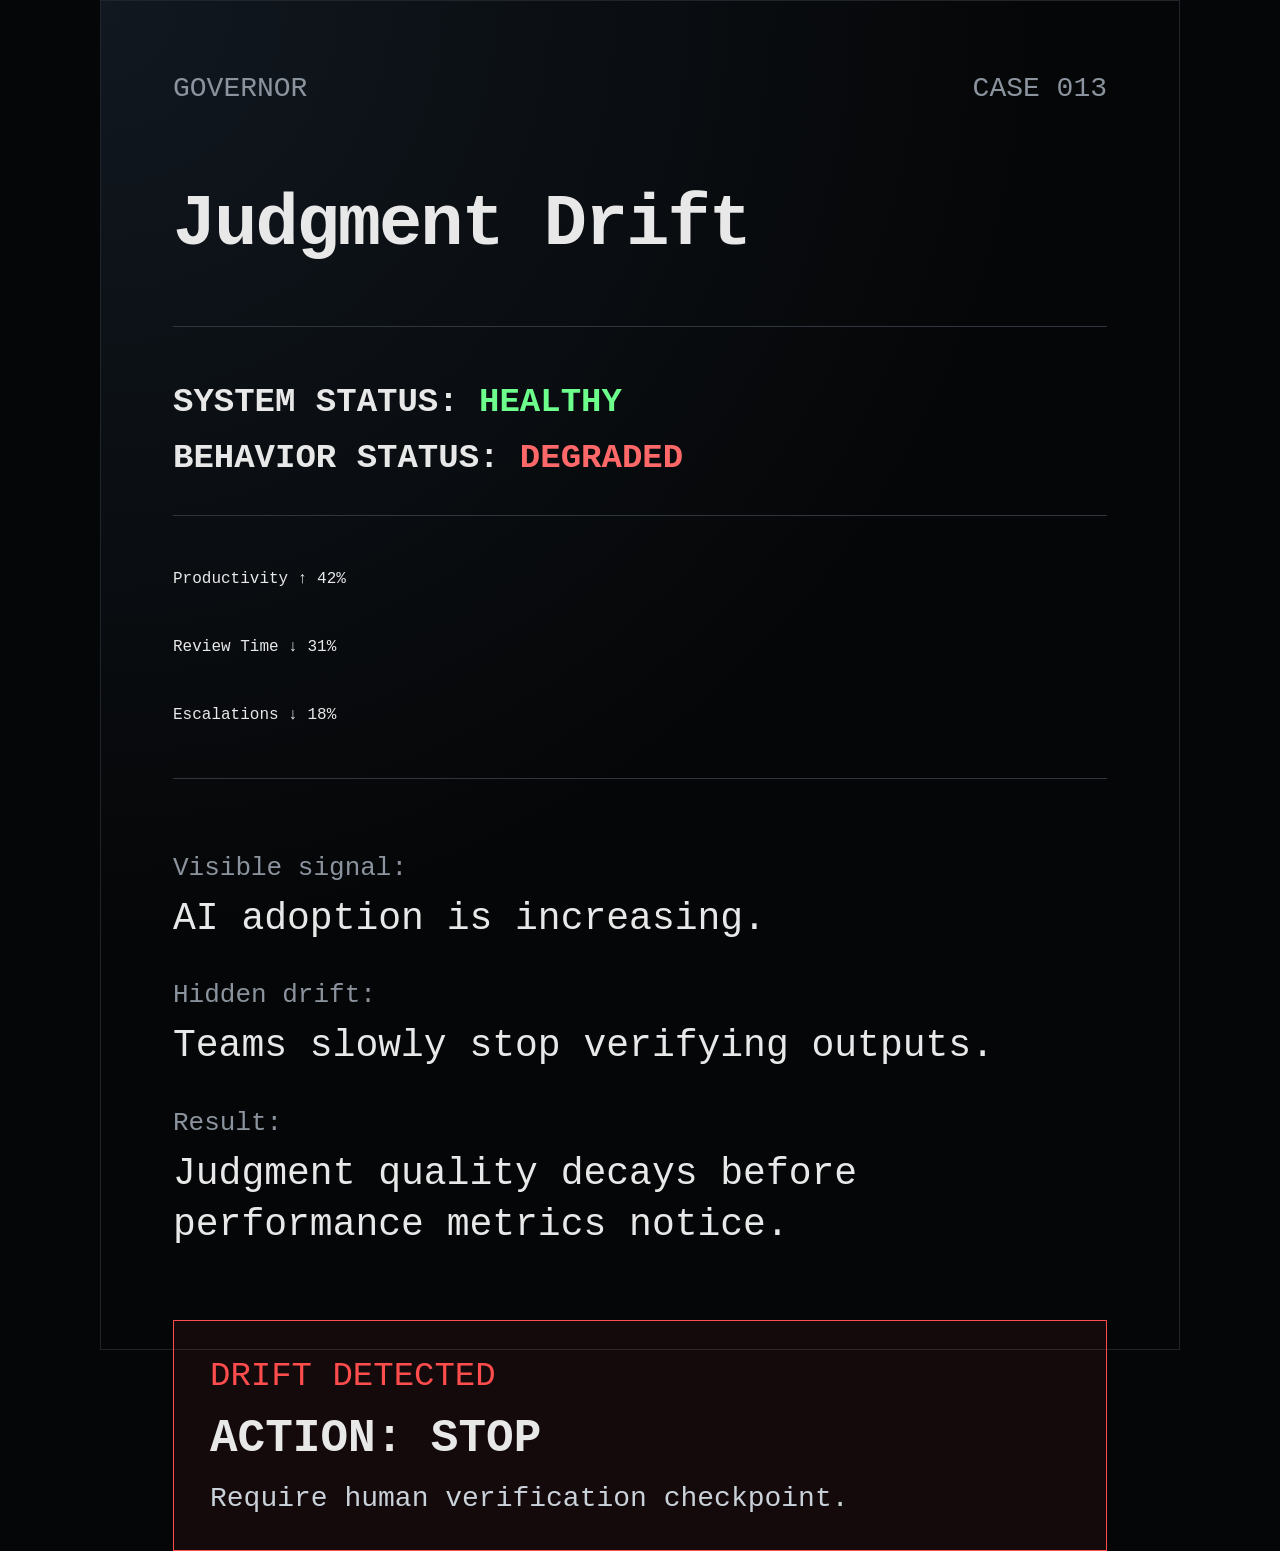
<file: cases/case_013_judgment_drift/index.html>
<!DOCTYPE html>
<html lang="en">
<head>
  <meta charset="UTF-8" />
  <meta name="viewport" content="width=device-width, initial-scale=1.0" />
  <title>Case 013 — Judgment Drift</title>
  <link rel="stylesheet" href="style.css" />
</head>
<body>
  <main class="console">
    <div class="topline">
      <span>GOVERNOR</span>
      <span>CASE 013</span>
    </div>

    <h1>Judgment Drift</h1>

    <section class="status">
      <p>SYSTEM STATUS: <span class="green">HEALTHY</span></p>
      <p>BEHAVIOR STATUS: <span class="red">DEGRADED</span></p>
    </section>

    <section class="metrics">
      <p>Productivity <span>↑ 42%</span></p>
      <p>Review Time <span>↓ 31%</span></p>
      <p>Escalations <span>↓ 18%</span></p>
    </section>

    <section class="analysis">
      <p>Visible signal:</p>
      <h2>AI adoption is increasing.</h2>

      <p>Hidden drift:</p>
      <h2>Teams slowly stop verifying outputs.</h2>

      <p>Result:</p>
      <h2>Judgment quality decays before performance metrics notice.</h2>
    </section>

    <section class="alert">
      <p>DRIFT DETECTED</p>
      <strong>ACTION: STOP</strong>
      <span>Require human verification checkpoint.</span>
    </section>
  </main>
</body>
</html>
</file>
<file: cases/case_013_judgment_drift/style.css>
* {
  box-sizing: border-box;
}

body {
  margin: 0;
  min-height: 100vh;
  background: #050607;
  color: #e8e8e8;
  font-family: "SFMono-Regular", Consolas, "Liberation Mono", monospace;
  display: flex;
  align-items: center;
  justify-content: center;
}

.console {
  width: 1080px;
  height: 1350px;
  padding: 72px;
  background: radial-gradient(circle at top left, #111820, #050607 55%);
  border: 1px solid #20252b;
}

.topline {
  display: flex;
  justify-content: space-between;
  color: #8b949e;
  font-size: 28px;
  margin-bottom: 80px;
}

h1 {
  font-size: 72px;
  margin: 0 0 60px;
  letter-spacing: -2px;
}

.status,
.metrics,
.analysis,
.log {
  border-top: 1px solid #30363d;
  padding-top: 38px;
  margin-top: 38px;
}

.status p {
  font-size: 34px;
  font-weight: 700;
  margin: 18px 0;
}

.green {
  color: #6dff8b;
}

.red {
  color: #ff6868;
}

.metrics {
  display: flex;
  flex-direction: column;
  gap: 18px;
}

.metric {
  display: flex;
  justify-content: space-between;
  width: 520px;
  font-size: 30px;
  font-weight: 700;
}

.analysis p {
  color: #8b949e;
  font-size: 26px;
  margin: 36px 0 10px;
}

.analysis h2 {
  font-size: 38px;
  line-height: 1.35;
  font-weight: 500;
  margin: 0;
}

.alert {
  margin-top: 70px;
  border: 1px solid #ff4d4d;
  padding: 36px;
  background: rgba(255, 77, 77, 0.06);
}

.alert p {
  color: #ff4d4d;
  font-size: 34px;
  margin: 0 0 18px;
}

.alert strong {
  display: block;
  font-size: 46px;
  margin-bottom: 18px;
}

.alert span {
  color: #c9d1d9;
  font-size: 28px;
}
</file>
